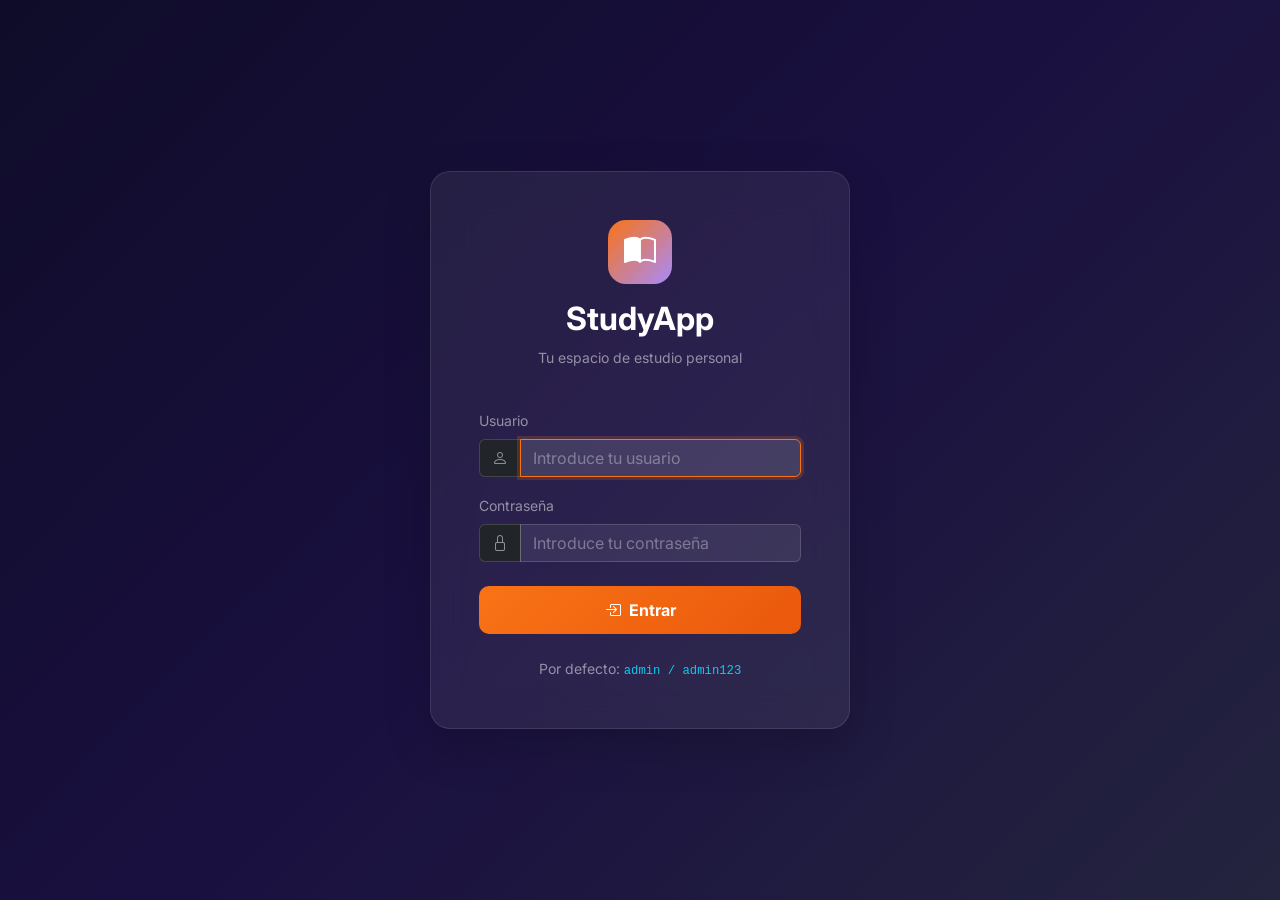
<file: login.html>
<!DOCTYPE html>
<html lang="es">
<head>
  <meta charset="UTF-8">
  <meta name="viewport" content="width=device-width, initial-scale=1">
  <title>StudyApp – Login</title>
  <link rel="stylesheet" href="https://cdn.jsdelivr.net/npm/bootstrap@5.3.3/dist/css/bootstrap.min.css">
  <link rel="stylesheet" href="https://cdn.jsdelivr.net/npm/bootstrap-icons@1.11.3/font/bootstrap-icons.min.css">
  <link rel="stylesheet" href="css/style.css">
</head>
<body class="app-bg d-flex align-items-center justify-content-center min-vh-100">

  <div class="login-card card p-4 p-md-5 shadow-lg" style="width:100%;max-width:420px">

    <div class="text-center mb-4">
      <div class="login-logo mb-3">
        <i class="bi bi-book-half"></i>
      </div>
      <h2 class="fw-bold text-white">StudyApp</h2>
      <p class="text-white-50 small">Tu espacio de estudio personal</p>
    </div>

    <!-- Alerta de error -->
    <div id="errorAlert" class="alert alert-danger d-none" role="alert">
      <i class="bi bi-exclamation-triangle me-2"></i>
      Usuario o contraseña incorrectos.
    </div>

    <form method="post" action="login">
      <div class="mb-3">
        <label class="form-label text-white-50 small">Usuario</label>
        <div class="input-group">
          <span class="input-group-text bg-dark border-secondary text-white-50"><i class="bi bi-person"></i></span>
          <input type="text" class="form-control login-input" name="username"
                 placeholder="Introduce tu usuario" required autofocus>
        </div>
      </div>

      <div class="mb-4">
        <label class="form-label text-white-50 small">Contraseña</label>
        <div class="input-group">
          <span class="input-group-text bg-dark border-secondary text-white-50"><i class="bi bi-lock"></i></span>
          <input type="password" class="form-control login-input" name="password"
                 placeholder="Introduce tu contraseña" required>
        </div>
      </div>

      <button type="submit" class="btn btn-primary w-100 btn-login fw-bold">
        <i class="bi bi-box-arrow-in-right me-2"></i>Entrar
      </button>
    </form>

    <p class="text-center text-white-50 small mt-4 mb-0">
      Por defecto: <code class="text-info">admin / admin123</code>
    </p>
  </div>

  <script src="https://cdn.jsdelivr.net/npm/bootstrap@5.3.3/dist/js/bootstrap.bundle.min.js"></script>
  <script>
    // Mostrar error si viene ?error=1 en la URL
    if (new URLSearchParams(window.location.search).get('error') === '1') {
      document.getElementById('errorAlert').classList.remove('d-none');
    }
  </script>
</body>
</html>
</file>
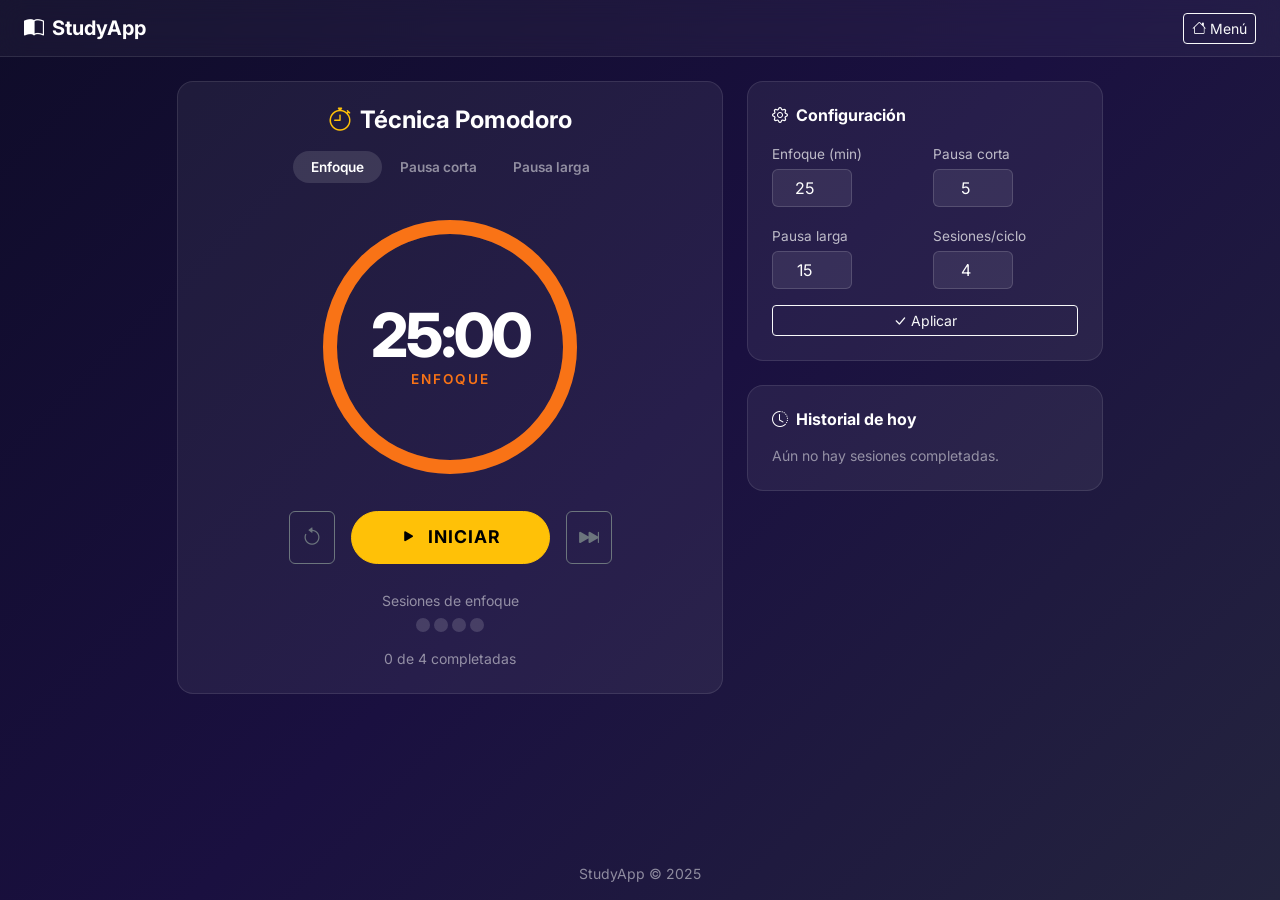
<file: pomodoro.html>
<!DOCTYPE html>
<html lang="es">
<head>
  <meta charset="UTF-8">
  <meta name="viewport" content="width=device-width, initial-scale=1">
  <title>StudyApp – Técnica Pomodoro</title>
  <link rel="stylesheet" href="https://cdn.jsdelivr.net/npm/bootstrap@5.3.3/dist/css/bootstrap.min.css">
  <link rel="stylesheet" href="https://cdn.jsdelivr.net/npm/bootstrap-icons@1.11.3/font/bootstrap-icons.min.css">
  <link rel="stylesheet" href="css/style.css">
  <style>
    /* ── Pomodoro specifics ───────────────────────── */
    .pomo-ring-wrap {
      position: relative;
      width: 280px;
      height: 280px;
      margin: 0 auto;
    }
    .pomo-svg {
      transform: rotate(-90deg);
      width: 280px;
      height: 280px;
    }
    .pomo-track {
      fill: none;
      stroke: rgba(255,255,255,0.08);
      stroke-width: 14;
    }
    .pomo-progress {
      fill: none;
      stroke-width: 14;
      stroke-linecap: round;
      transition: stroke-dashoffset 1s linear, stroke 0.5s;
    }
    .pomo-center {
      position: absolute;
      inset: 0;
      display: flex;
      flex-direction: column;
      align-items: center;
      justify-content: center;
    }
    .pomo-time {
      font-size: 3.8rem;
      font-weight: 800;
      letter-spacing: -2px;
      color: #fff;
      line-height: 1;
    }
    .pomo-label {
      font-size: 0.85rem;
      font-weight: 600;
      text-transform: uppercase;
      letter-spacing: 2px;
      margin-top: 4px;
    }

    /* Mode tabs */
    .pomo-tabs .nav-link {
      color: rgba(255,255,255,0.5);
      border-radius: 999px;
      font-size: 0.85rem;
      font-weight: 600;
      padding: 6px 18px;
      transition: background 0.25s, color 0.25s;
    }
    .pomo-tabs .nav-link.active {
      background: rgba(255,255,255,0.12);
      color: #fff;
    }

    /* Botón principal */
    .btn-pomo-main {
      font-size: 1.1rem;
      font-weight: 700;
      letter-spacing: 1px;
      padding: 12px 48px;
      border-radius: 999px;
      transition: transform 0.15s, box-shadow 0.15s;
    }
    .btn-pomo-main:active { transform: scale(0.97); }

    /* Sesiones dots */
    .session-dot {
      width: 14px; height: 14px;
      border-radius: 50%;
      background: rgba(255,255,255,0.15);
      display: inline-block;
      margin: 2px;
      transition: background 0.3s;
    }
    .session-dot.done { background: #f97316; }

    /* Settings card */
    .pomo-settings input[type=number] {
      background: rgba(255,255,255,0.08);
      border-color: rgba(255,255,255,0.15);
      color: #fff;
      width: 80px;
      text-align: center;
    }
    .pomo-settings input[type=number]:focus {
      background: rgba(255,255,255,0.12);
      border-color: rgba(255,255,255,0.4);
      color: #fff;
      box-shadow: none;
    }
    .pomo-settings label { color: rgba(255,255,255,0.7); font-size: 0.85rem; }

    /* History */
    .history-item {
      background: rgba(255,255,255,0.05);
      border-radius: 8px;
      padding: 8px 14px;
      font-size: 0.82rem;
      color: rgba(255,255,255,0.6);
    }
    .history-item.work   { border-left: 3px solid #f97316; }
    .history-item.short  { border-left: 3px solid #22d3ee; }
    .history-item.long   { border-left: 3px solid #a78bfa; }
  </style>
</head>
<body class="app-bg d-flex flex-column min-vh-100">

<!-- Navbar -->
<nav class="navbar navbar-dark app-navbar px-4">
  <span class="navbar-brand fw-bold"><i class="bi bi-book-half me-2"></i>StudyApp</span>
  <a href="menu" class="btn btn-outline-light btn-sm"><i class="bi bi-house me-1"></i>Menú</a>
</nav>

<main class="container py-4 flex-grow-1">
  <div class="row justify-content-center gy-4">

    <!-- ── Columna central: reloj ───────────────────────────── -->
    <div class="col-lg-6">
      <div class="card admin-card p-4 text-center">

        <h4 class="text-white fw-bold mb-3"><i class="bi bi-stopwatch me-2 text-warning"></i>Técnica Pomodoro</h4>

        <!-- Tabs de modo -->
        <ul class="nav pomo-tabs justify-content-center mb-4" id="pomodoroTabs">
          <li class="nav-item">
            <button class="nav-link active" id="tabWork" onclick="setMode('work')">Enfoque</button>
          </li>
          <li class="nav-item">
            <button class="nav-link" id="tabShort" onclick="setMode('short')">Pausa corta</button>
          </li>
          <li class="nav-item">
            <button class="nav-link" id="tabLong" onclick="setMode('long')">Pausa larga</button>
          </li>
        </ul>

        <!-- Anillo SVG -->
        <div class="pomo-ring-wrap mb-4">
          <svg class="pomo-svg" viewBox="0 0 280 280">
            <circle class="pomo-track" cx="140" cy="140" r="120"/>
            <circle class="pomo-progress" id="ring" cx="140" cy="140" r="120"
                    stroke-dasharray="753.98" stroke-dashoffset="0"/>
          </svg>
          <div class="pomo-center">
            <div class="pomo-time" id="timerDisplay">25:00</div>
            <div class="pomo-label" id="modeLabel" style="color:#f97316">ENFOQUE</div>
          </div>
        </div>

        <!-- Controles -->
        <div class="d-flex justify-content-center gap-3 mb-4">
          <button class="btn btn-outline-secondary" onclick="resetTimer()" title="Reiniciar">
            <i class="bi bi-arrow-counterclockwise fs-5"></i>
          </button>
          <button class="btn btn-warning btn-pomo-main" id="startBtn" onclick="toggleTimer()">
            <i class="bi bi-play-fill me-1"></i> INICIAR
          </button>
          <button class="btn btn-outline-secondary" onclick="skipSession()" title="Saltar">
            <i class="bi bi-skip-forward-fill fs-5"></i>
          </button>
        </div>

        <!-- Sesiones completadas -->
        <div class="mb-2">
          <small class="text-white-50">Sesiones de enfoque</small>
          <div id="sessionDots" class="mt-1"></div>
        </div>
        <small class="text-white-50" id="sessionCounter">0 de 4 completadas</small>

      </div>
    </div>

    <!-- ── Columna derecha: configuración + historial ──────── -->
    <div class="col-lg-4">

      <!-- Configuración -->
      <div class="card admin-card p-4 mb-4 pomo-settings">
        <h6 class="text-white fw-bold mb-3"><i class="bi bi-gear me-2"></i>Configuración</h6>
        <div class="row g-3">
          <div class="col-6">
            <label>Enfoque (min)</label>
            <input type="number" id="cfgWork" value="25" min="1" max="90" class="form-control mt-1">
          </div>
          <div class="col-6">
            <label>Pausa corta</label>
            <input type="number" id="cfgShort" value="5" min="1" max="30" class="form-control mt-1">
          </div>
          <div class="col-6">
            <label>Pausa larga</label>
            <input type="number" id="cfgLong" value="15" min="1" max="60" class="form-control mt-1">
          </div>
          <div class="col-6">
            <label>Sesiones/ciclo</label>
            <input type="number" id="cfgSessions" value="4" min="1" max="12" class="form-control mt-1">
          </div>
        </div>
        <button class="btn btn-outline-light btn-sm w-100 mt-3" onclick="applySettings()">
          <i class="bi bi-check-lg me-1"></i>Aplicar
        </button>
      </div>

      <!-- Historial -->
      <div class="card admin-card p-4">
        <h6 class="text-white fw-bold mb-3"><i class="bi bi-clock-history me-2"></i>Historial de hoy</h6>
        <div id="historyList" class="d-flex flex-column gap-2">
          <span class="text-white-50 small">Aún no hay sesiones completadas.</span>
        </div>
      </div>

    </div>
  </div>
</main>

<footer class="text-center text-white-50 py-3 small">StudyApp &copy; 2025</footer>

<script src="https://cdn.jsdelivr.net/npm/bootstrap@5.3.3/dist/js/bootstrap.bundle.min.js"></script>


<script>



//  POMODORO LOGIC


const CIRCUMFERENCE = 2 * Math.PI * 120; // 753.98

// ── Estado ────────────────────────────────────────────────────────
let cfg = { work: 25, short: 5, long: 15, sessions: 4 };
let mode = 'work';        // 'work' | 'short' | 'long'
let totalSecs = 0;        // segundos totales del modo actual
let remaining = 0;        // segundos restantes
let running   = false;
let interval  = null;
let sessionsCompleted = 0;
let history   = [];

// Colores por modo
const COLORS = {
  work:  '#f97316',
  short: '#22d3ee',
  long:  '#a78bfa'
};

// ── Inicialización ────────────────────────────────────────────────
function init() {
  totalSecs = cfg[mode] * 60;
  remaining = totalSecs;
  renderTimer();
  renderRing(1);
  renderDots();
}

// ── Cambio de modo ────────────────────────────────────────────────
function setMode(m) {
  if (running) stopTimer();
  mode = m;
  document.querySelectorAll('.pomo-tabs .nav-link').forEach(b => b.classList.remove('active'));
  document.getElementById('tab' + m.charAt(0).toUpperCase() + m.slice(1)).classList.add('active');
  init();
  updateModeLabel();
}

function updateModeLabel() {
  const labels = { work: 'ENFOQUE', short: 'PAUSA CORTA', long: 'PAUSA LARGA' };
  document.getElementById('modeLabel').textContent = labels[mode];
  document.getElementById('modeLabel').style.color = COLORS[mode];
  document.getElementById('ring').style.stroke = COLORS[mode];
  document.getElementById('startBtn').className =
    'btn btn-pomo-main ' + (mode === 'work' ? 'btn-warning' : mode === 'short' ? 'btn-info' : 'btn-primary');
}

// ── Renderizado ───────────────────────────────────────────────────
function renderTimer() {
  const m = String(Math.floor(remaining / 60)).padStart(2,'0');
  const s = String(remaining % 60).padStart(2,'0');
  document.getElementById('timerDisplay').textContent = m + ':' + s;
  document.title = m + ':' + s + ' – StudyApp Pomodoro';
}

function renderRing(fraction) {
  const offset = CIRCUMFERENCE * (1 - fraction);
  document.getElementById('ring').style.strokeDashoffset = offset;
}

function renderDots() {
  const total = cfg.sessions;
  let html = '';
  for (let i = 0; i < total; i++) {
    html += '<span class="session-dot' + (i < sessionsCompleted ? ' done' : '') + '"></span>';
  }
  document.getElementById('sessionDots').innerHTML = html;
  document.getElementById('sessionCounter').textContent =
    sessionsCompleted + ' de ' + total + ' completadas';
}

function renderHistory() {
  const el = document.getElementById('historyList');
  if (history.length === 0) {
    el.innerHTML = '<span class="text-white-50 small">Aún no hay sesiones completadas.</span>';
    return;
  }
  el.innerHTML = history.slice().reverse().map(h =>
    `<div class="history-item ${h.mode}">
       <strong>${h.label}</strong> – ${h.duration} min
       <span class="float-end">${h.time}</span>
     </div>`
  ).join('');
}

// ── Control del temporizador ──────────────────────────────────────
function toggleTimer() {
  if (running) stopTimer(); else startTimer();
}

function startTimer() {
  running = true;
  document.getElementById('startBtn').innerHTML = '<i class="bi bi-pause-fill me-1"></i> PAUSAR';
  interval = setInterval(tick, 1000);
}

function stopTimer() {
  running = false;
  clearInterval(interval);
  document.getElementById('startBtn').innerHTML = '<i class="bi bi-play-fill me-1"></i> CONTINUAR';
}

function tick() {
  if (remaining <= 0) {
    sessionComplete();
    return;
  }
  remaining--;
  renderTimer();
  renderRing(remaining / totalSecs);
}

function resetTimer() {
  stopTimer();
  remaining = totalSecs;
  renderTimer();
  renderRing(1);
  document.getElementById('startBtn').innerHTML = '<i class="bi bi-play-fill me-1"></i> INICIAR';
}

function skipSession() {
  if (running) stopTimer();
  sessionComplete(true);
}

function sessionComplete(skipped) {
  stopTimer();
  const now = new Date();
  const timeStr = now.getHours().toString().padStart(2,'0') + ':' + now.getMinutes().toString().padStart(2,'0');

  if (!skipped) {
    // Registrar en historial
    const labels = { work: 'Trabajando', short: 'Pausa corta', long: 'Pausa larga' };
    history.push({
      mode: mode,
      label: labels[mode],
      duration: cfg[mode],
      time: timeStr
    });
    renderHistory();

    // Sonido beep (sin librería externa)
    playBeep();
  }

  if (mode === 'work') {
    sessionsCompleted++;
    if (sessionsCompleted >= cfg.sessions) {
      sessionsCompleted = 0;
    }
    renderDots();
    // Pausa larga cada cfg.sessions pomodoros, corta de lo contrario
    const nextMode = (sessionsCompleted === 0) ? 'long' : 'short';
    setMode(nextMode);
    showToast(skipped ? 'Sesión saltada.' : '¡Pomodoro completado! Tómate un descanso');
  } else {
    setMode('work');
    showToast(skipped ? 'Pausa saltada.' : '¡Descanso terminado! A por el siguiente');
  }

  document.getElementById('startBtn').innerHTML = '<i class="bi bi-play-fill me-1"></i> INICIAR';
}

// ── Configuración ─────────────────────────────────────────────────
function applySettings() {
  cfg.work = parseInt(document.getElementById('cfgWork').value) || 25;
  cfg.short = parseInt(document.getElementById('cfgShort').value) || 5;
  cfg.long = parseInt(document.getElementById('cfgLong').value) || 15;
  cfg.sessions = parseInt(document.getElementById('cfgSessions').value) || 4;
  sessionsCompleted = 0;
  if (running) stopTimer();
  init();
  renderDots();
  showToast('Configuración aplicada');
}

// ── Utilidades ────────────────────────────────────────────────────
function playBeep() {
  try {
    const ctx = new (window.AudioContext || window.webkitAudioContext)();
    const osc = ctx.createOscillator();
    const gain = ctx.createGain();
    osc.connect(gain);
    gain.connect(ctx.destination);
    osc.type = 'sine';
    osc.frequency.setValueAtTime(880, ctx.currentTime);
    gain.gain.setValueAtTime(0.4, ctx.currentTime);
    gain.gain.exponentialRampToValueAtTime(0.001, ctx.currentTime + 0.8);
    osc.start(ctx.currentTime);
    osc.stop(ctx.currentTime + 0.8);
  } catch(e) {}
}

function showToast(msg) {
  // Bootstrap toast simple dinámico
  let container = document.getElementById('toastContainer');
  if (!container) {
    container = document.createElement('div');
    container.id = 'toastContainer';
    container.style = 'position:fixed;bottom:24px;right:24px;z-index:9999';
    document.body.appendChild(container);
  }
  const id = 'toast_' + Date.now();
  container.insertAdjacentHTML('beforeend', `
    <div id="${id}" class="toast align-items-center text-bg-dark border-0 show" role="alert">
      <div class="d-flex">
        <div class="toast-body">${msg}</div>
        <button type="button" class="btn-close btn-close-white me-2 m-auto" data-bs-dismiss="toast"></button>
      </div>
    </div>`);
  setTimeout(() => { const t = document.getElementById(id); if(t) t.remove(); }, 4000);
}

// ── Arranque ──────────────────────────────────────────────────────
updateModeLabel();
init();
</script>
</body>
</html>
</file>
<file: css/style.css>
/* ================================================================
   StudyApp – Estilos globales
   Complementa Bootstrap 5.3
   ================================================================ */

/* ── Importar fuente ──────────────────────────────────────────── */
@import url('https://fonts.googleapis.com/css2?family=Inter:wght@400;500;600;700;800&display=swap');

:root {
  --bg-start:    #0f0c29;
  --bg-mid:      #1a1040;
  --bg-end:      #24243e;
  --card-bg:     rgba(255, 255, 255, 0.06);
  --card-border: rgba(255, 255, 255, 0.10);
  --accent:      #f97316;
  --accent2:     #a78bfa;
}

/* ── Fondo global ─────────────────────────────────────────────── */
.app-bg {
  background: linear-gradient(135deg, var(--bg-start) 0%, var(--bg-mid) 50%, var(--bg-end) 100%);
  background-attachment: fixed;
  font-family: 'Inter', sans-serif;
}

/* ── Navbar ───────────────────────────────────────────────────── */
.app-navbar {
  background: rgba(255, 255, 255, 0.04);
  backdrop-filter: blur(12px);
  -webkit-backdrop-filter: blur(12px);
  border-bottom: 1px solid var(--card-border);
}

/* ── Card de login ────────────────────────────────────────────── */
.login-card {
  background: rgba(255, 255, 255, 0.07);
  backdrop-filter: blur(20px);
  -webkit-backdrop-filter: blur(20px);
  border: 1px solid var(--card-border);
  border-radius: 20px;
}

.login-logo {
  width: 64px;
  height: 64px;
  background: linear-gradient(135deg, var(--accent), var(--accent2));
  border-radius: 18px;
  display: inline-flex;
  align-items: center;
  justify-content: center;
  font-size: 2rem;
  color: #fff;
}

.login-input {
  background: rgba(255, 255, 255, 0.08) !important;
  border-color: rgba(255, 255, 255, 0.15) !important;
  color: #fff !important;
}
.login-input::placeholder { color: rgba(255,255,255,0.35) !important; }
.login-input:focus {
  background: rgba(255, 255, 255, 0.12) !important;
  border-color: var(--accent) !important;
  box-shadow: 0 0 0 3px rgba(249, 115, 22, 0.2) !important;
}

.btn-login {
  background: linear-gradient(135deg, var(--accent), #ea580c);
  border: none;
  border-radius: 10px;
  font-size: 1rem;
  padding: 12px;
  transition: opacity 0.2s, transform 0.15s;
}
.btn-login:hover  { opacity: 0.9; }
.btn-login:active { transform: scale(0.98); }

/* ── Menú cards ──────────────────────────────────────────────── */
.menu-card {
  background: var(--card-bg);
  border: 1px solid var(--card-border);
  border-radius: 16px;
  transition: transform 0.25s, border-color 0.25s, box-shadow 0.25s;
}
.menu-card:hover {
  transform: translateY(-6px);
  border-color: rgba(249, 115, 22, 0.5);
  box-shadow: 0 16px 40px rgba(249, 115, 22, 0.15);
}
.menu-card--admin:hover {
  border-color: rgba(167, 139, 250, 0.5);
  box-shadow: 0 16px 40px rgba(167, 139, 250, 0.15);
}

.menu-icon {
  font-size: 3.5rem;
  line-height: 1;
}
.menu-card .bi-stopwatch         { color: var(--accent); }
.menu-card .bi-shield-lock       { color: var(--accent2); }

/* ── Admin / Panel cards ──────────────────────────────────────── */
.admin-card {
  background: var(--card-bg);
  border: 1px solid var(--card-border);
  border-radius: 16px;
}

/* ── Tablas en dark ───────────────────────────────────────────── */
.table-dark {
  --bs-table-bg: transparent;
  --bs-table-hover-bg: rgba(255,255,255,0.04);
}

/* ── Input group oscuro ───────────────────────────────────────── */
.input-group-text {
  border-color: rgba(255,255,255,0.15) !important;
}

/* ── Scrollbar minimalista ────────────────────────────────────── */
::-webkit-scrollbar { width: 6px; }
::-webkit-scrollbar-track { background: transparent; }
::-webkit-scrollbar-thumb {
  background: rgba(255,255,255,0.15);
  border-radius: 3px;
}
</file>
